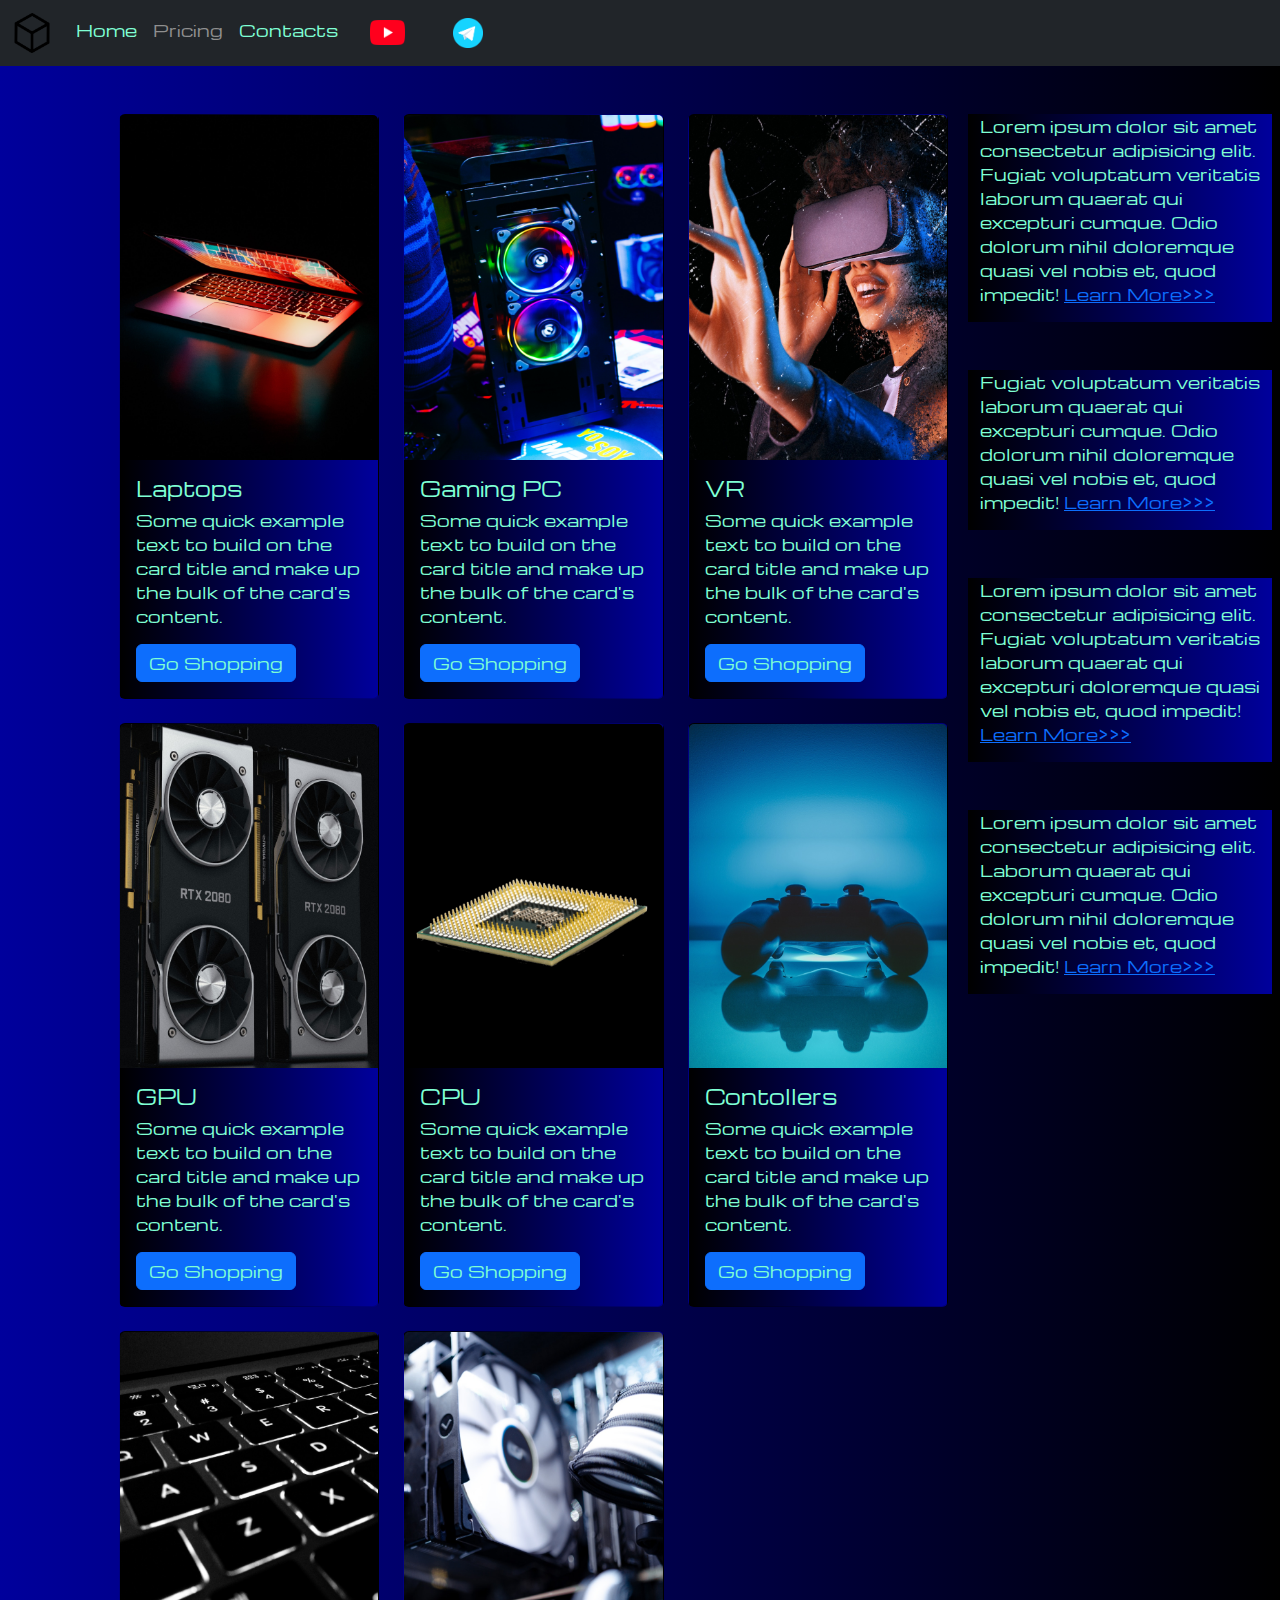
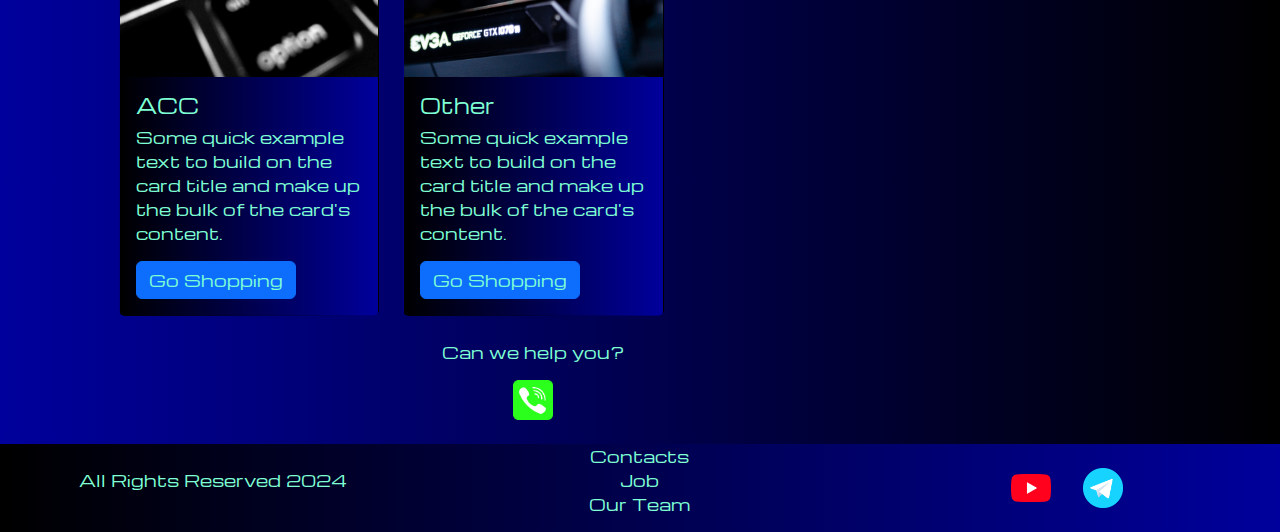
<file: pricing.html>
<!DOCTYPE html>
<html lang="en">

<head>
    <meta charset="UTF-8">
    <meta name="viewport" content="width=device-width, initial-scale=1.0">
    <link href="https://cdn.jsdelivr.net/npm/bootstrap@5.3.3/dist/css/bootstrap.min.css" rel="stylesheet"
        integrity="sha384-QWTKZyjpPEjISv5WaRU9OFeRpok6YctnYmDr5pNlyT2bRjXh0JMhjY6hW+ALEwIH" crossorigin="anonymous">
    <link rel="stylesheet" href="source/styles/mycss.css">
    <title>Document</title>
</head>

<body>
    <header>
        <nav class="navbar navbar-expand-lg bg-dark">
            <div class="container-fluid">
                <a class="navbar-brand" href="/"><img src="source/files/favpng_logo-minimalism-graphic-design.png"
                        alt="..."></a>
                <button class="navbar-toggler" type="button" data-bs-toggle="collapse" data-bs-target="#navbarNav"
                    aria-controls="navbarNav" aria-expanded="false" aria-label="Toggle navigation">
                    <span class="navbar-toggler-icon"></span>
                </button>
                <div class="collapse navbar-collapse" id="navbarNav">
                    <ul class="navbar-nav">
                        <li class="nav-item">
                            <a class="nav-link" aria-current="page" href="/">Home</a>
                        </li>
                        <li class="nav-item">
                            <a class="nav-link active" href="pricing.html">Pricing</a>
                        </li>
                        <li class="nav-item">
                            <a class="nav-link" href="pricing.html">Contacts</a>
                        </li>
                        <li class="nav-item">
                            <a class="nav-link" href="pricing.html">
                                <img style="width: 35px; margin-inline: 1em;" src="source/files/yt.png" alt="YouTube">
                            </a>
                        </li>
                        <li class="nav-item">
                            <a class="nav-link" href="pricing.html">
                                <img style="width: 30px; margin-inline: 1em;" src="source/files/tg.png" alt="YouTube">
                            </a>
                        </li>
                    </ul>
                </div>
            </div>
        </nav>
    </header>

    <section>
        <div class="container-fluid mt-4">
            <div class="row">
                <div class="col-lg-1">
                </div>

                <div class="col-lg-8 col-md-12">
                    <div class="row">
                        <div class="col-lg-4 col-md-6 mt-4">
                            <div class="card">
                                <a href="#"><img src="source/images/laptop.png" class="card-img-top" alt="laptop"></a>
                                <div class="card-body">
                                    <h5 class="card-title"><a href="#">Laptops</a></h5>
                                    <p class="card-text"><a href="#">
                                            Some quick example text to build on the card title and make up
                                            the bulk
                                            of the card's content.
                                        </a></p>
                                    <a href="#" class="btn btn-primary">Go Shopping</a>
                                </div>
                            </div>
                        </div>
                        <div class="col-lg-4 col-md-6 mt-4">
                            <div class="card">
                                <img src="source/images/gaming pc.png" class="card-img-top" alt="Gaming PC">
                                <div class="card-body">
                                    <h5 class="card-title">Gaming PC</h5>
                                    <p class="card-text">Some quick example text to build on the card title and make up
                                        the bulk
                                        of the card's content.</p>
                                    <a href="#" class="btn btn-primary">Go Shopping</a>
                                </div>
                            </div>
                        </div>
                        <div class="col-lg-4 col-md-6 mt-4">
                            <div class="card">
                                <img src="source/images/vr.png" class="card-img-top" alt="VR">
                                <div class="card-body">
                                    <h5 class="card-title">VR</h5>
                                    <p class="card-text">Some quick example text to build on the card title and make up
                                        the bulk
                                        of the card's content.</p>
                                    <a href="#" class="btn btn-primary">Go Shopping</a>
                                </div>
                            </div>
                        </div>
                        <div class="col-lg-4 col-md-6 mt-4">
                            <div class="card">
                                <img src="source/images/gpu.png" class="card-img-top" alt="GPU">
                                <div class="card-body">
                                    <h5 class="card-title">GPU</h5>
                                    <p class="card-text">Some quick example text to build on the card title and make up
                                        the bulk
                                        of the card's content.</p>
                                    <a href="#" class="btn btn-primary">Go Shopping</a>
                                </div>
                            </div>
                        </div>
                        <div class="col-lg-4 col-md-6 mt-4">
                            <div class="card">
                                <img src="source/images/cpu.png" class="card-img-top" alt="CPU">
                                <div class="card-body">
                                    <h5 class="card-title">CPU</h5>
                                    <p class="card-text">Some quick example text to build on the card title and make up
                                        the bulk
                                        of the card's content.</p>
                                    <a href="#" class="btn btn-primary">Go Shopping</a>
                                </div>
                            </div>
                        </div>
                        <div class="col-lg-4 col-md-6 mt-4">
                            <div class="card">
                                <img src="source/images/controller.png" class="card-img-top" alt="Contollers">
                                <div class="card-body">
                                    <h5 class="card-title">Contollers</h5>
                                    <p class="card-text">Some quick example text to build on the card title and make up
                                        the bulk
                                        of the card's content.</p>
                                    <a href="#" class="btn btn-primary">Go Shopping</a>
                                </div>
                            </div>
                        </div>
                        <div class="col-lg-4 col-md-6 mt-4">
                            <div class="card">
                                <img src="source/images/acc.png" class="card-img-top" alt="ACC">
                                <div class="card-body">
                                    <h5 class="card-title">ACC</h5>
                                    <p class="card-text">Some quick example text to build on the card title and make up
                                        the bulk
                                        of the card's content.</p>
                                    <a href="#" class="btn btn-primary">Go Shopping</a>
                                </div>
                            </div>
                        </div>
                        <div class="col-lg-4 col-md-6 mt-4">
                            <div class="card">
                                <img src="source/images/other.png" class="card-img-top" alt="Other">
                                <div class="card-body">
                                    <h5 class="card-title">Other</h5>
                                    <p class="card-text">Some quick example text to build on the card title and make up
                                        the bulk
                                        of the card's content.</p>
                                    <a href="#" class="btn btn-primary">Go Shopping</a>
                                </div>
                            </div>
                        </div>


                    </div>

                    <div class="col-lg-12 col-md-12 text-center mt-4">
                        <p>Can we help you?</p>
                    </div>
                    <div class="col-lg-12 col-md-12 text-center">
                        <img class="call-anim" style="width: 40px;" src="source/files/phone.png" alt="YouTube">
                    </div>
                </div>

                <div class="col-lg-3 col-md-12">
                    <div class="row px-2">
                        <div class="col-lg-12 sidebar my-4">
                            <p>Lorem ipsum dolor sit amet consectetur adipisicing elit. Fugiat voluptatum veritatis
                                laborum quaerat qui excepturi cumque. Odio dolorum nihil doloremque quasi vel nobis et,
                                quod impedit! <a href="#">Learn More>>></a></p>
                        </div>
                        <div class="col-lg-12 sidebar my-4">
                            <p>Fugiat voluptatum veritatis
                                laborum quaerat qui excepturi cumque. Odio dolorum nihil doloremque quasi vel nobis et,
                                quod impedit! <a href="#">Learn More>>></a></p>
                        </div>
                        <div class="col-lg-12 sidebar my-4">
                            <p>Lorem ipsum dolor sit amet consectetur adipisicing elit. Fugiat voluptatum veritatis
                                laborum quaerat qui excepturi doloremque quasi vel nobis et,
                                quod impedit! <a href="#">Learn More>>></a></p>
                        </div>
                        <div class="col-lg-12 sidebar my-4">
                            <p>Lorem ipsum dolor sit amet consectetur adipisicing elit.
                                Laborum quaerat qui excepturi cumque. Odio dolorum nihil doloremque quasi vel nobis et,
                                quod impedit! <a href="#">Learn More>>></a></p>
                        </div>
                    </div>
                </div>

            </div>


        </div>
    </section>

    <footer class="mt-4">
        <div class="container-fluid">
            <div class="row">
                <div class="col-lg-4 col-md-12 footer-text text-center">
                    <p>All Rights Reserved 2024</p>
                </div>
                <div class="col-lg-4 col-md-12 footer-text text-center">
                    <p>Contacts<br>Job<br>Our Team</p>
                </div>
                <div class="col-lg-4 col-md-12 media-links">
                    <img style="width: 40px; margin-inline: 1em;" src="source/files/yt.png" alt="YouTube">
                    <img style="width: 40px; margin-inline: 1em;" src="source/files/tg.png" alt="Telegram">
                </div>
            </div>
        </div>
    </footer>

    <script src="https://cdn.jsdelivr.net/npm/bootstrap@5.3.3/dist/js/bootstrap.bundle.min.js"
        integrity="sha384-YvpcrYf0tY3lHB60NNkmXc5s9fDVZLESaAA55NDzOxhy9GkcIdslK1eN7N6jIeHz"
        crossorigin="anonymous"></script>
</body>

</html>
</file>
<file: source/styles/mycss.css>
@import url('https://fonts.googleapis.com/css2?family=Michroma&family=Poppins:ital,wght@0,100;0,200;0,300;0,400;0,500;0,600;0,700;0,800;0,900;1,100;1,200;1,300;1,400;1,500;1,600;1,700;1,800;1,900&display=swap');

body {
    font-family: Michroma, serif;
    background: linear-gradient(90deg, #00009c 0%, #000000 100%);
}

p {
    color: aquamarine;
}

.nav-link {
    color: aquamarine;
}

.navbar-nav .nav-link.active {
    color: rgb(143, 143, 143);
}

.navbar-brand img {
    width: 40px;
}
.navbar-toggler {
    background-color: rgb(143, 143, 143);
}

.sidebar {
    color: aquamarine;
    background: linear-gradient(270deg, #00009c 0%, #000000 100%);
}

.card {
    background: linear-gradient(270deg, #00009c 0%, #000000 100%);
    color: aquamarine;
}

.card a {
    text-decoration: none;
    color: aquamarine;
}

.slide-text,
.footer-text {
    color: aquamarine;
    margin: auto auto;
}

footer,
.btn-outline-primary {
    background: linear-gradient(270deg, #00009c 0%, #000000 100%);
}

.media-links{
    display: flex;
    justify-content: center;
    align-items: center;
}

.call-anim{
    animation: myAnim 2s ease 0s infinite normal forwards;
}

@keyframes myAnim {
    0%,
    100% {
        transform: translateX(0%);
        transform-origin: 50% 50%;
    }

    15% {
        transform: translateX(-30px) rotate(-6deg);
    }

    30% {
        transform: translateX(15px) rotate(6deg);
    }

    45% {
        transform: translateX(-15px) rotate(-3.6deg);
    }

    60% {
        transform: translateX(9px) rotate(2.4deg);
    }

    75% {
        transform: translateX(-6px) rotate(-1.2deg);
    }
}

@media (max-width: 755px) {
    .carousel-indicators {
        display: none;
    }
}
</file>
